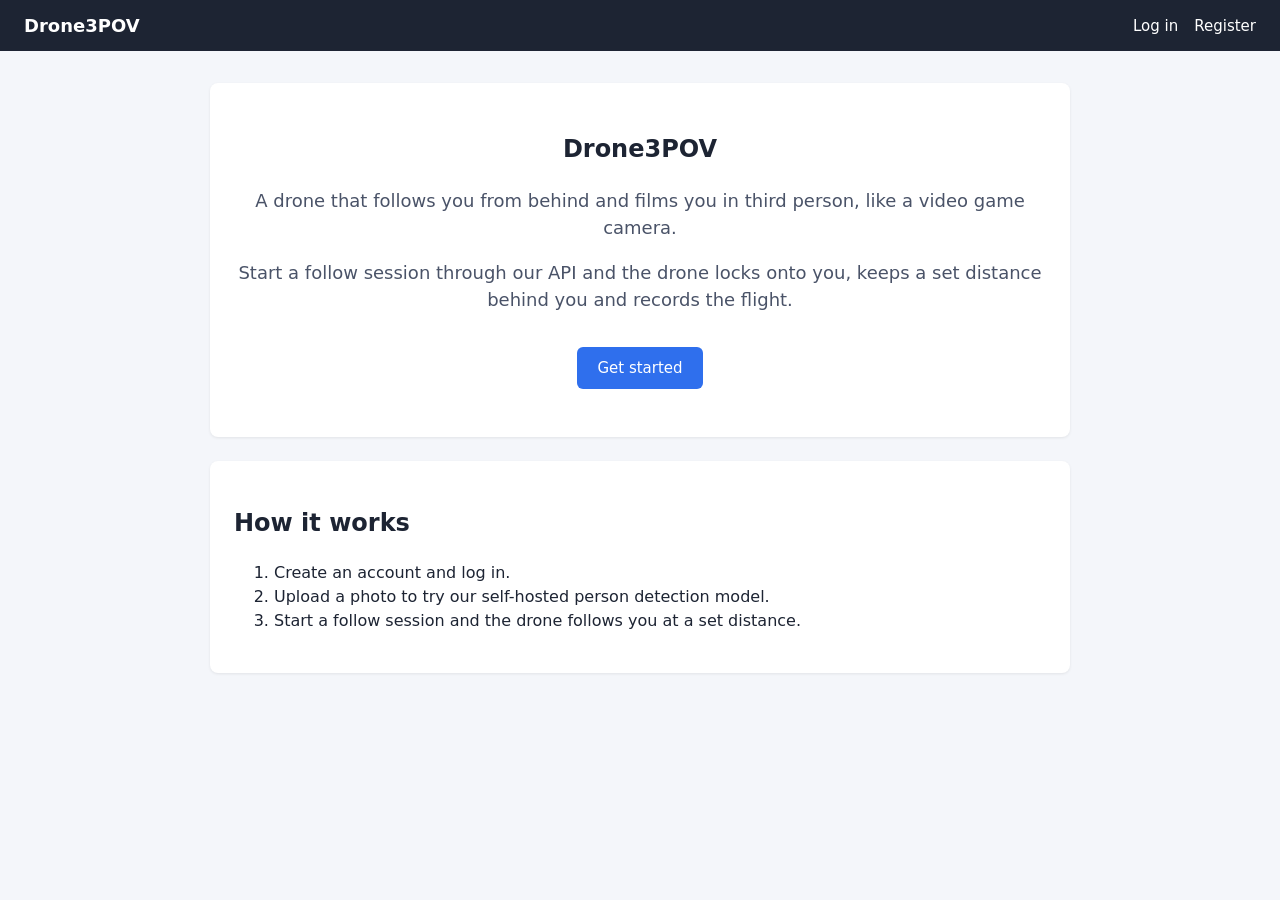
<file: web/index.html>
<!DOCTYPE html>
<html lang="en">
<head>
  <meta charset="UTF-8">
  <meta name="viewport" content="width=device-width, initial-scale=1.0">
  <title>Drone3POV</title>
  <link rel="stylesheet" href="css/style.css">
</head>
<body>
  <nav id="nav"></nav>

  <main>
    <section class="card hero">
      <h1 id="title"></h1>
      <p id="tagline"></p>
      <p id="intro"></p>
      <a id="cta" class="primary" href="register.html"></a>
    </section>

    <section class="card">
      <h2 id="how-title"></h2>
      <ol id="steps"></ol>
    </section>
  </main>

  <script src="js/config.js"></script>
  <script src="js/messages.js"></script>
  <script src="js/api.js"></script>
  <script src="js/page.js"></script>
  <script src="js/index.js"></script>
</body>
</html>
</file>
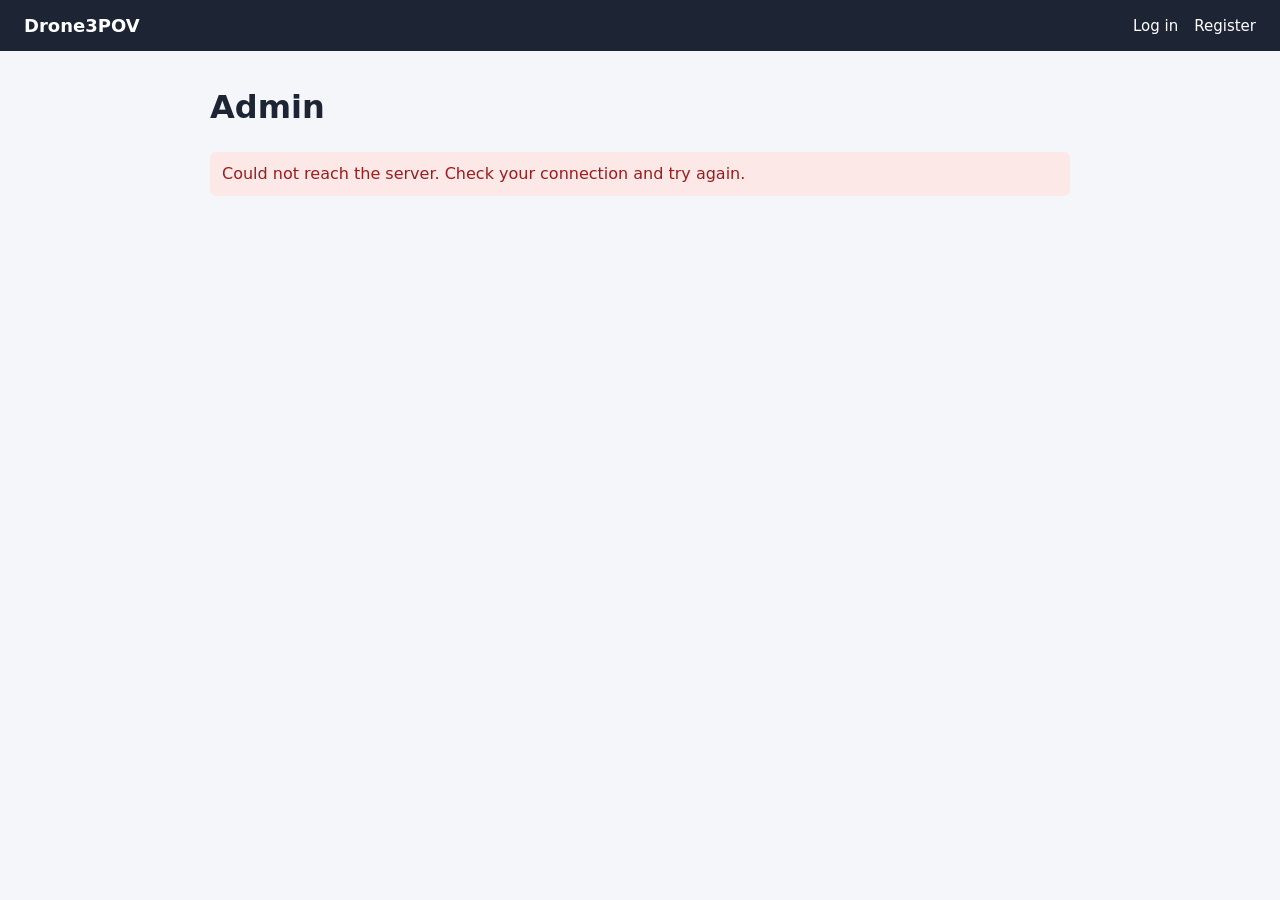
<file: web/admin.html>
<!DOCTYPE html>
<html lang="en">
<head>
  <meta charset="UTF-8">
  <meta name="viewport" content="width=device-width, initial-scale=1.0">
  <title>Admin - Drone3POV</title>
  <link rel="stylesheet" href="css/style.css">
</head>
<body>
  <nav id="nav"></nav>

  <main>
    <h1 id="heading"></h1>
    <p class="msg" id="page-message" hidden></p>

    <div id="content" hidden>
      <section class="card">
        <h2 id="users-title"></h2>
        <table>
          <thead>
            <tr>
              <th id="col-id"></th>
              <th id="col-email"></th>
              <th id="col-role"></th>
              <th id="col-created"></th>
              <th id="col-requests"></th>
            </tr>
          </thead>
          <tbody id="users"></tbody>
        </table>
      </section>

      <section class="card">
        <h2 id="endpoints-title"></h2>
        <table>
          <thead>
            <tr>
              <th id="col-method"></th>
              <th id="col-endpoint"></th>
              <th id="col-endpoint-requests"></th>
            </tr>
          </thead>
          <tbody id="endpoints"></tbody>
        </table>
      </section>
    </div>
  </main>

  <script src="js/config.js"></script>
  <script src="js/messages.js"></script>
  <script src="js/api.js"></script>
  <script src="js/page.js"></script>
  <script src="js/admin.js"></script>
</body>
</html>
</file>
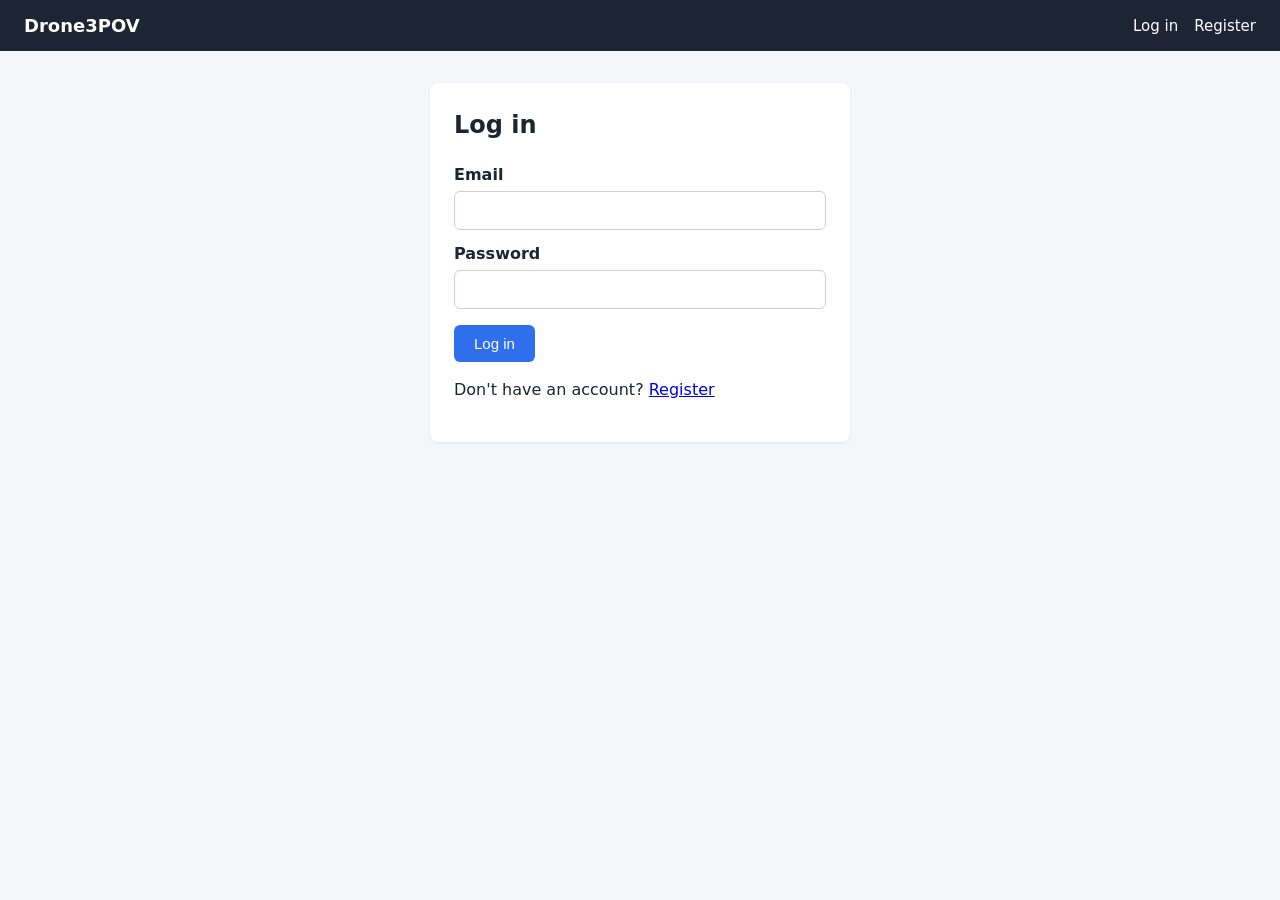
<file: web/login.html>
<!DOCTYPE html>
<html lang="en">
<head>
  <meta charset="UTF-8">
  <meta name="viewport" content="width=device-width, initial-scale=1.0">
  <title>Log in - Drone3POV</title>
  <link rel="stylesheet" href="css/style.css">
</head>
<body>
  <nav id="nav"></nav>

  <main>
    <section class="card narrow">
      <h1 id="heading"></h1>
      <form id="form">
        <label for="email" id="email-label"></label>
        <input type="email" id="email" autocomplete="email" required>

        <label for="password" id="password-label"></label>
        <input type="password" id="password" autocomplete="current-password" required>

        <button type="submit" class="primary" id="submit"></button>
      </form>
      <p class="msg" id="message" hidden></p>
      <p><span id="switch-text"></span> <a href="register.html" id="switch-link"></a></p>
    </section>
  </main>

  <script src="js/config.js"></script>
  <script src="js/messages.js"></script>
  <script src="js/api.js"></script>
  <script src="js/page.js"></script>
  <script src="js/auth.js"></script>
</body>
</html>
</file>
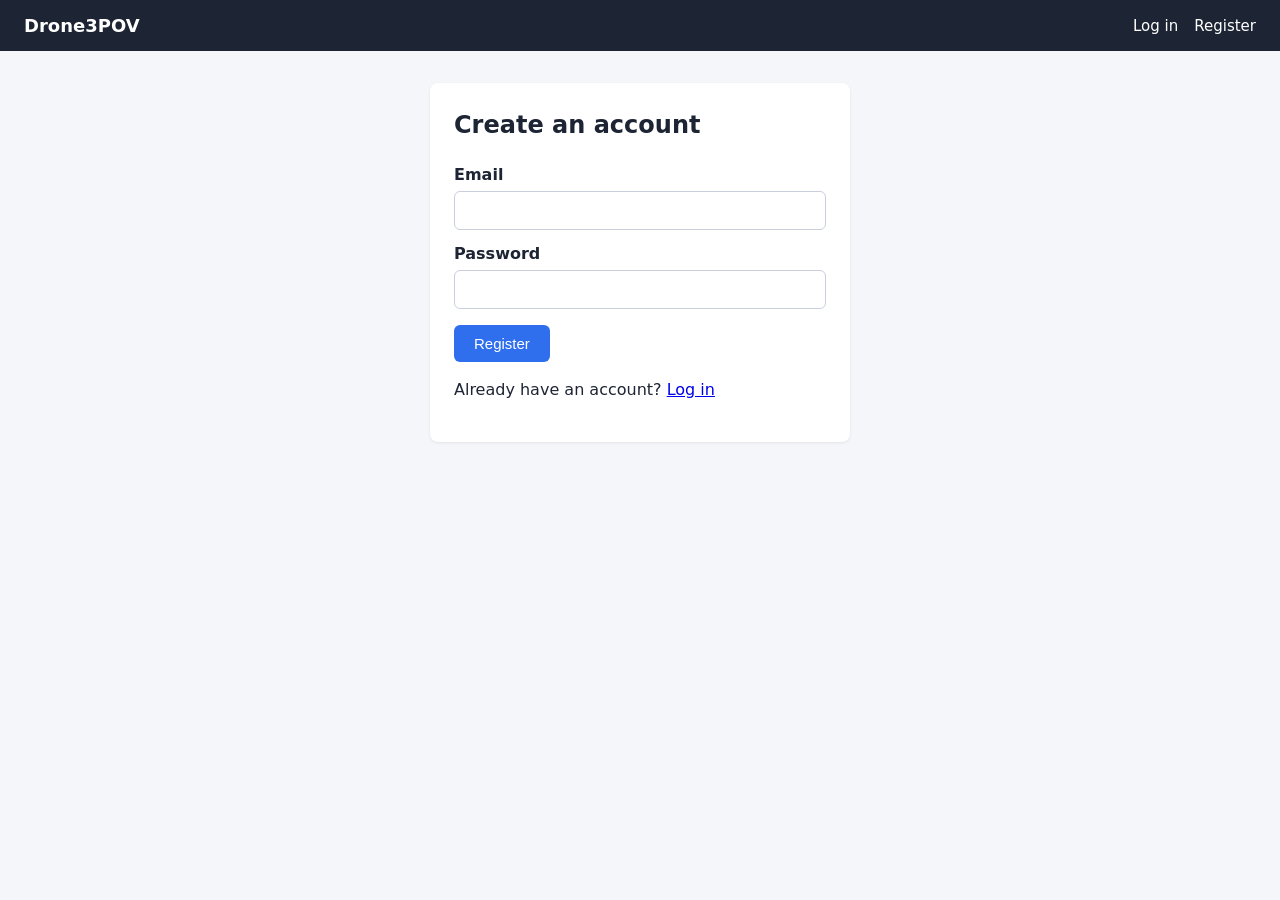
<file: web/register.html>
<!DOCTYPE html>
<html lang="en">
<head>
  <meta charset="UTF-8">
  <meta name="viewport" content="width=device-width, initial-scale=1.0">
  <title>Register - Drone3POV</title>
  <link rel="stylesheet" href="css/style.css">
</head>
<body data-mode="register">
  <nav id="nav"></nav>

  <main>
    <section class="card narrow">
      <h1 id="heading"></h1>
      <form id="form">
        <label for="email" id="email-label"></label>
        <input type="email" id="email" autocomplete="email" required>

        <label for="password" id="password-label"></label>
        <input type="password" id="password" autocomplete="new-password" required>

        <button type="submit" class="primary" id="submit"></button>
      </form>
      <p class="msg" id="message" hidden></p>
      <p><span id="switch-text"></span> <a href="login.html" id="switch-link"></a></p>
    </section>
  </main>

  <script src="js/config.js"></script>
  <script src="js/messages.js"></script>
  <script src="js/api.js"></script>
  <script src="js/page.js"></script>
  <script src="js/auth.js"></script>
</body>
</html>
</file>
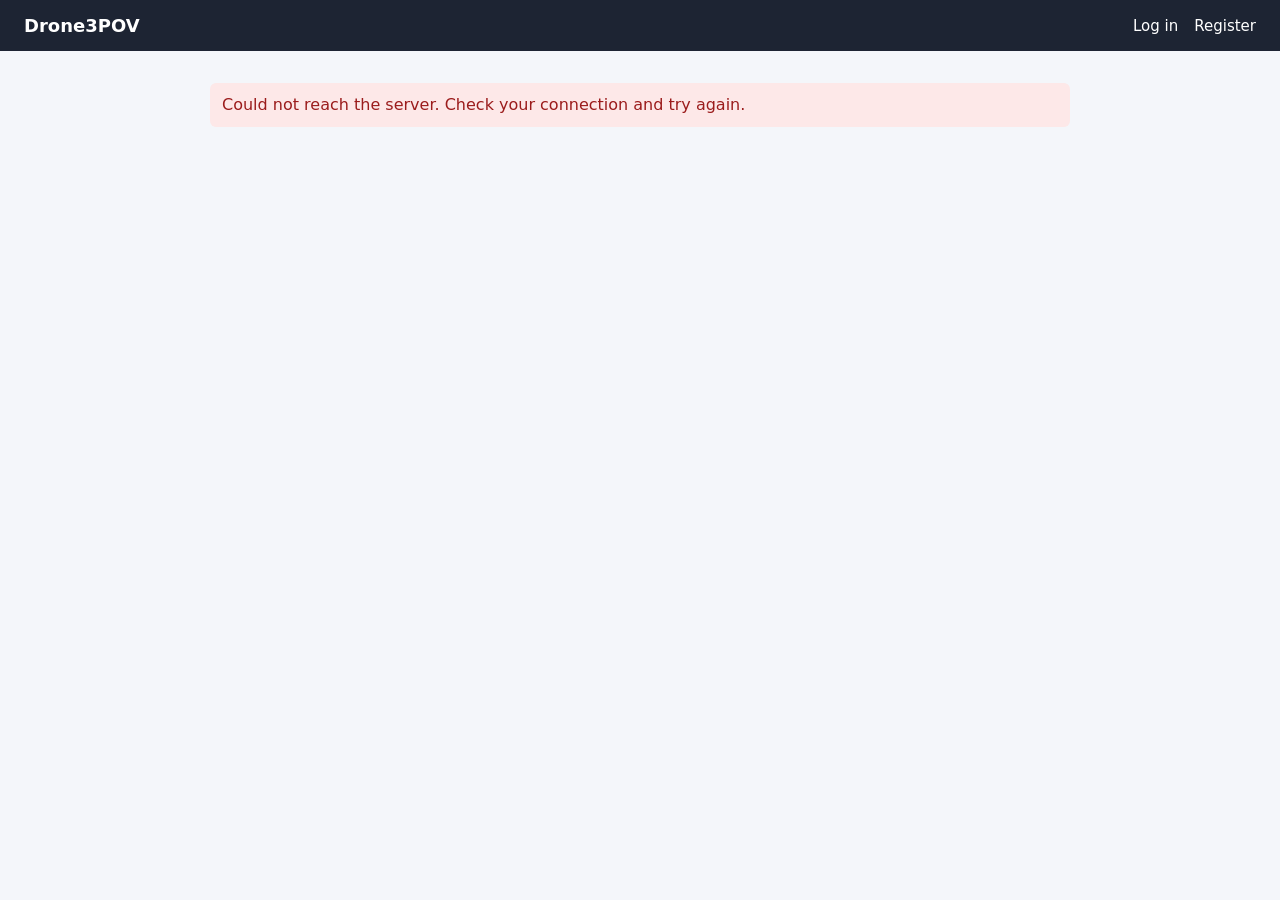
<file: web/user.html>
<!DOCTYPE html>
<html lang="en">
<head>
  <meta charset="UTF-8">
  <meta name="viewport" content="width=device-width, initial-scale=1.0">
  <title>My account - Drone3POV</title>
  <link rel="stylesheet" href="css/style.css">
</head>
<body>
  <nav id="nav"></nav>

  <main>
    <p class="msg" id="page-message" hidden></p>

    <div id="content" hidden>
      <section class="card">
        <h1 id="heading"></h1>
        <p class="stats"><span id="email-label"></span>: <span id="email"></span></p>
        <p class="stats"><span id="role-label"></span>: <span id="role"></span></p>
        <p class="stats"><span id="calls-label"></span>: <span id="calls"></span></p>
        <p class="warning" id="warning" hidden></p>
      </section>

      <section class="card">
        <h2 id="detect-title"></h2>
        <p id="detect-help"></p>
        <input type="file" id="photo" accept="image/jpeg,image/png">
        <br>
        <button class="primary" id="detect"></button>
        <p class="msg" id="detect-message" hidden></p>
        <div id="preview">
          <canvas id="canvas" hidden></canvas>
        </div>
      </section>
    </div>
  </main>

  <script src="js/config.js"></script>
  <script src="js/messages.js"></script>
  <script src="js/api.js"></script>
  <script src="js/page.js"></script>
  <script src="js/user.js"></script>
</body>
</html>
</file>
<file: web/css/style.css>
* {
  box-sizing: border-box;
}

body {
  margin: 0;
  font-family: system-ui, -apple-system, "Segoe UI", Roboto, sans-serif;
  color: #1d2433;
  background: #f4f6fa;
  line-height: 1.5;
}

nav {
  display: flex;
  justify-content: space-between;
  align-items: center;
  padding: 12px 24px;
  background: #1d2433;
}

nav a,
.link-button {
  color: #fff;
  text-decoration: none;
  margin-left: 16px;
  font-size: 15px;
}

nav .brand {
  margin-left: 0;
  font-weight: 700;
  font-size: 18px;
}

.link-button {
  background: none;
  border: none;
  cursor: pointer;
  padding: 0;
  font-family: inherit;
}

main {
  max-width: 900px;
  margin: 32px auto;
  padding: 0 20px;
}

.card {
  background: #fff;
  border-radius: 8px;
  padding: 24px;
  margin-bottom: 24px;
  box-shadow: 0 1px 3px rgba(0, 0, 0, 0.08);
}

.narrow {
  max-width: 420px;
  margin: 0 auto;
}

h1 {
  margin-top: 0;
}

.hero {
  text-align: center;
  padding: 48px 24px;
}

.hero p {
  font-size: 18px;
  color: #4a5368;
}

label {
  display: block;
  margin: 12px 0 4px;
  font-weight: 600;
}

input[type="email"],
input[type="password"] {
  width: 100%;
  padding: 10px;
  border: 1px solid #c9cfdb;
  border-radius: 6px;
  font-size: 15px;
}

button.primary,
a.primary {
  display: inline-block;
  margin-top: 16px;
  padding: 10px 20px;
  background: #2f6fed;
  color: #fff;
  border: none;
  border-radius: 6px;
  font-size: 15px;
  cursor: pointer;
  text-decoration: none;
}

button.primary:disabled {
  background: #8aa6e0;
  cursor: default;
}

.msg {
  margin-top: 16px;
  padding: 10px 12px;
  border-radius: 6px;
}

.msg.error {
  background: #fde8e8;
  color: #9b1c1c;
}

.msg.ok {
  background: #e6f6ea;
  color: #1e6b34;
}

.warning {
  background: #fff4de;
  color: #7a4a00;
  padding: 10px 12px;
  border-radius: 6px;
}

.stats span {
  font-weight: 600;
}

#preview {
  position: relative;
  display: inline-block;
  margin-top: 16px;
  max-width: 100%;
}

#preview canvas {
  max-width: 100%;
  height: auto;
  display: block;
}

table {
  width: 100%;
  border-collapse: collapse;
}

th,
td {
  text-align: left;
  padding: 8px;
  border-bottom: 1px solid #e3e7ee;
}

th {
  background: #f0f2f7;
}
</file>
